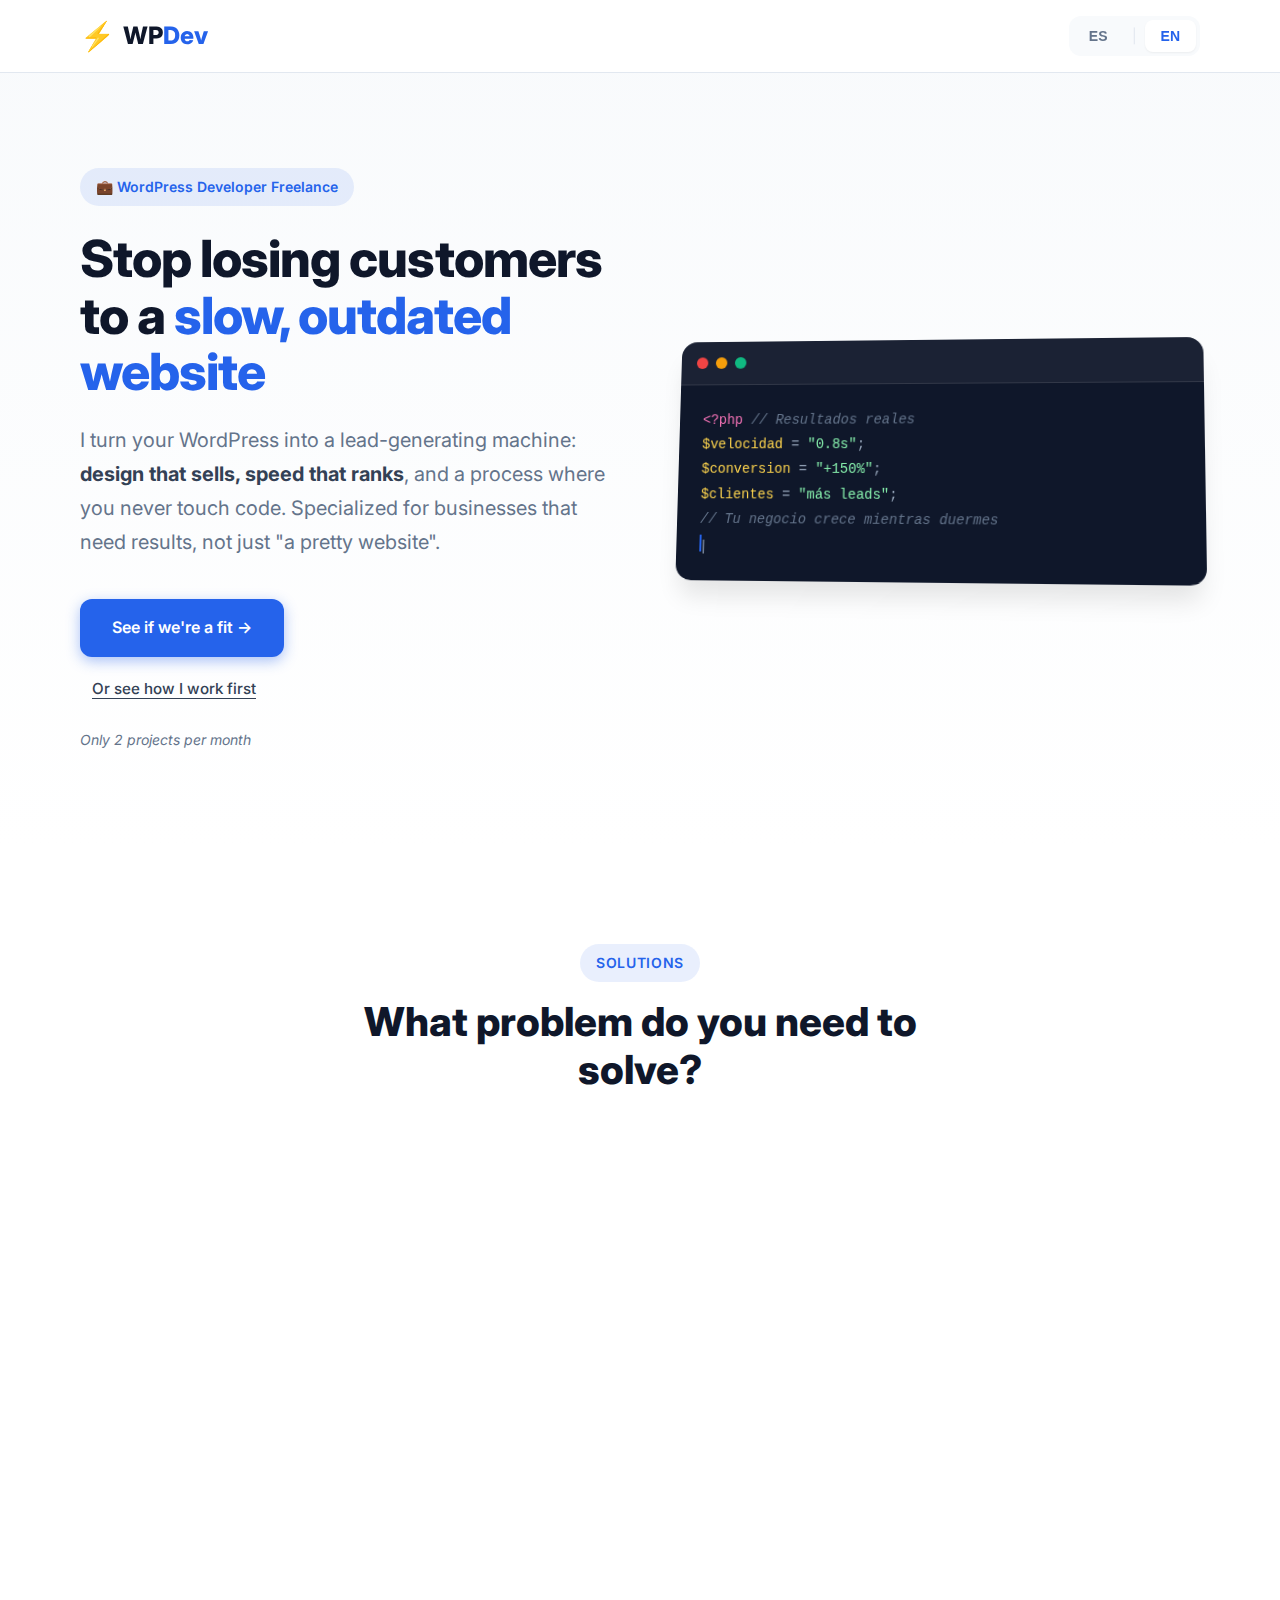
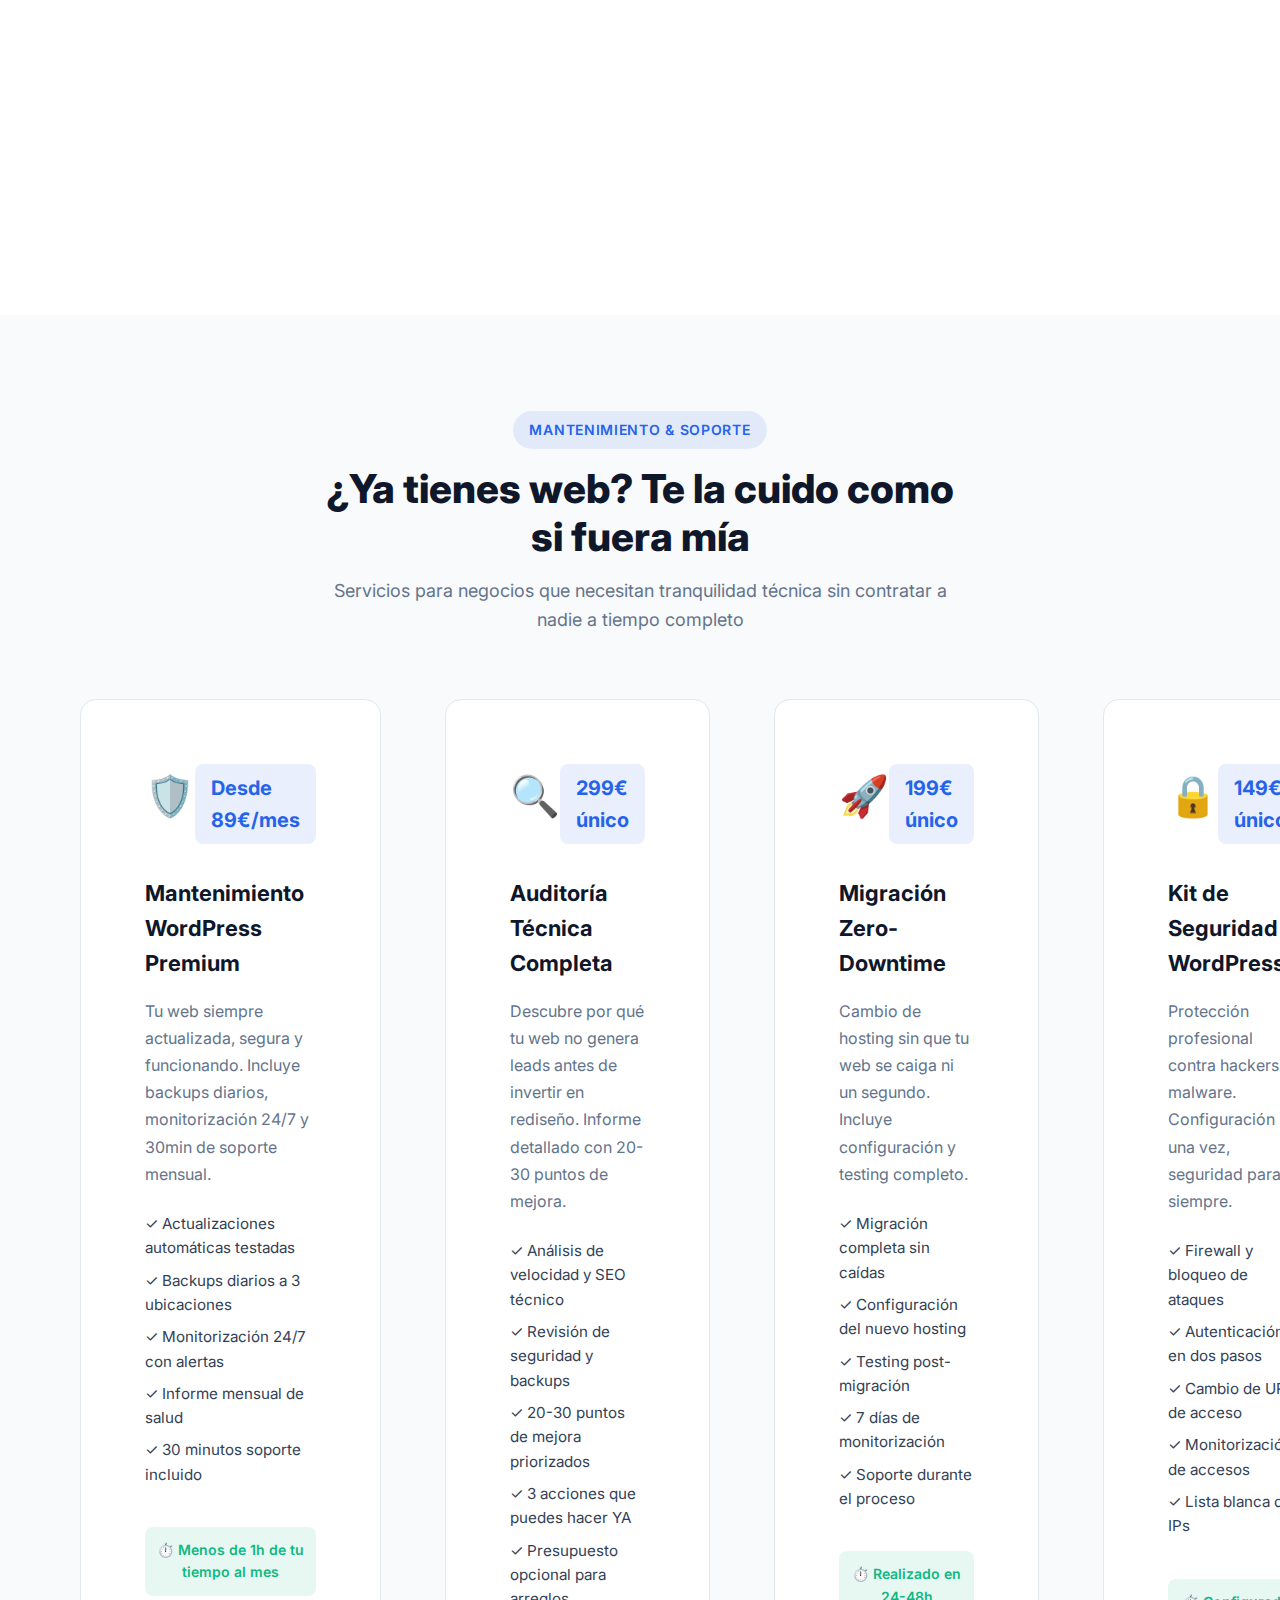
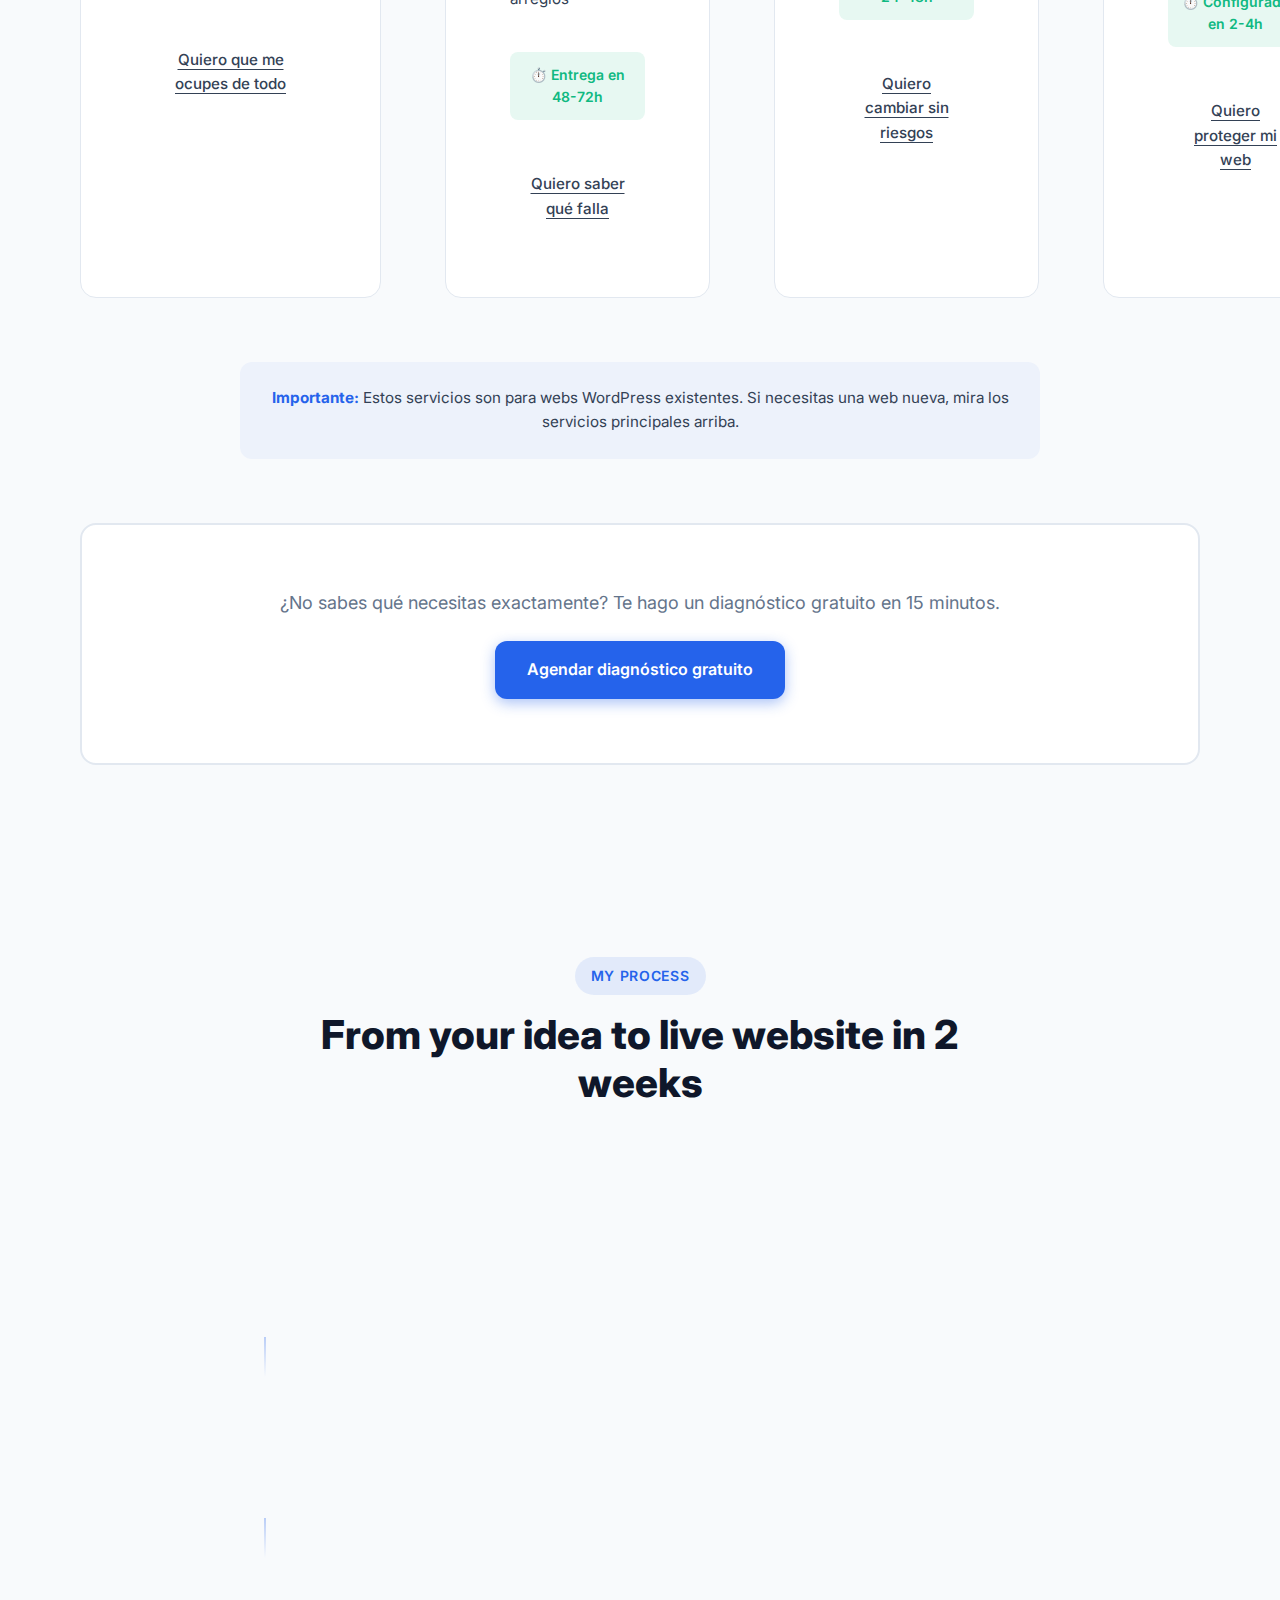
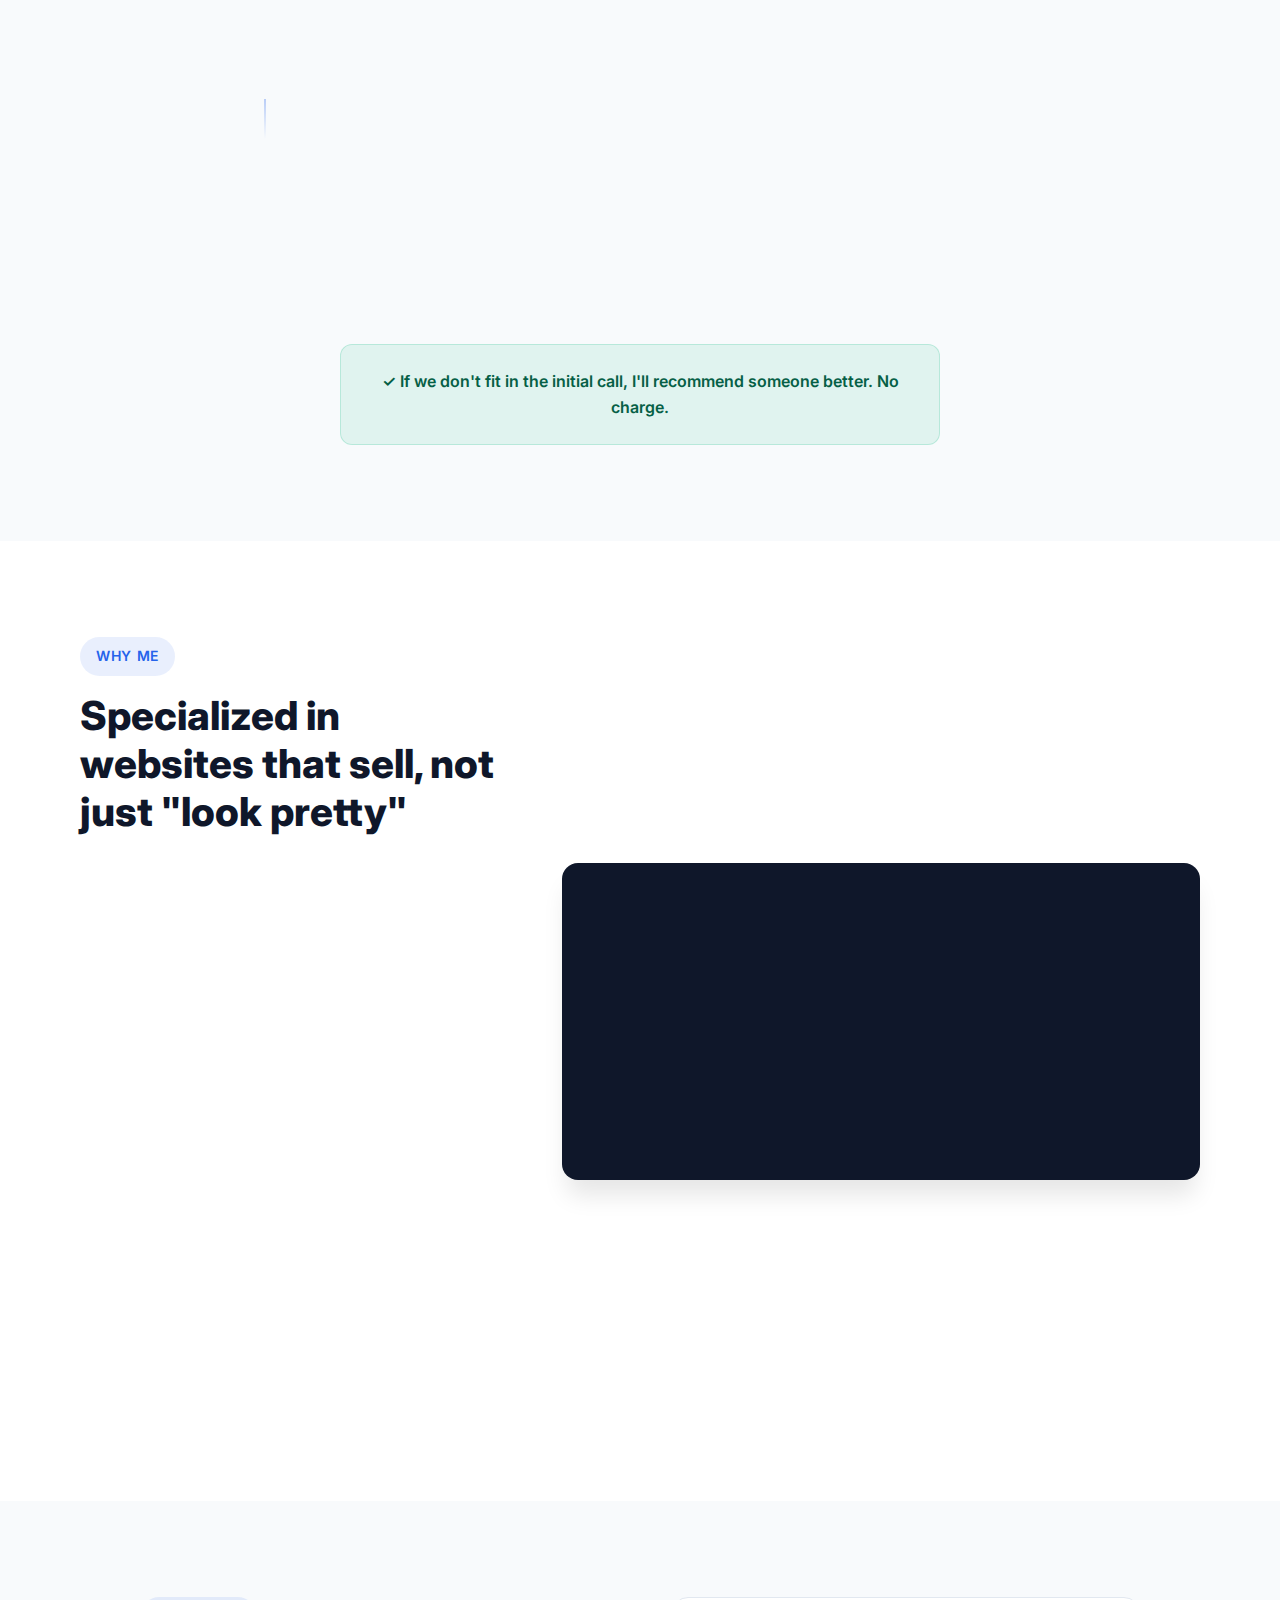
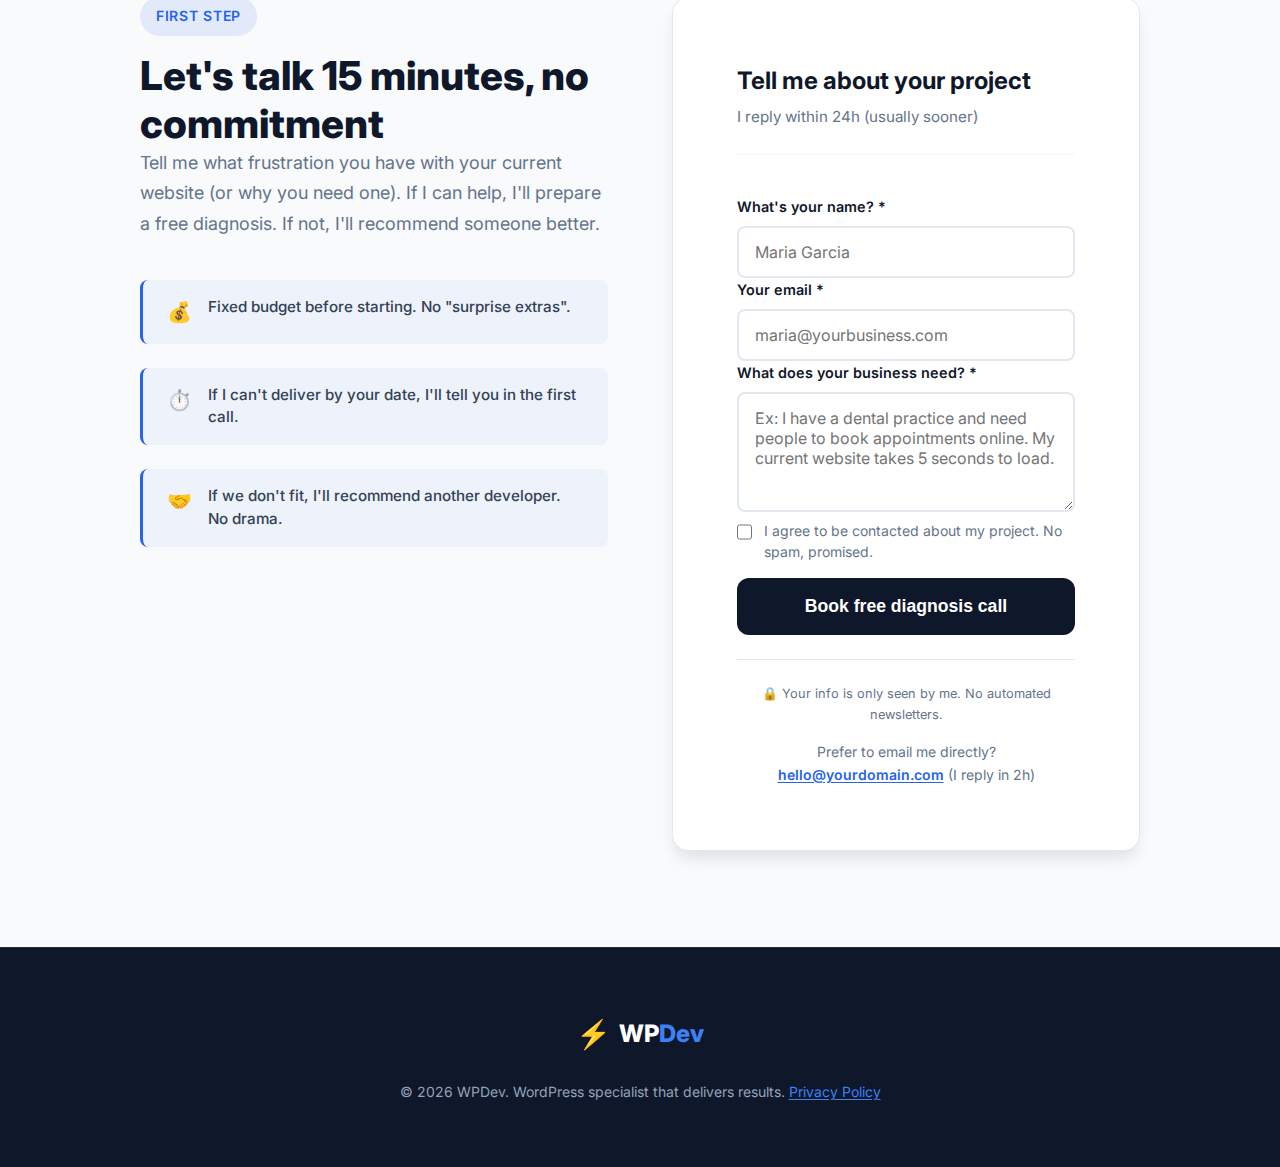
<file: index.html>
<!DOCTYPE html>
<html lang="es">

<head>
    <meta charset="UTF-8">
    <meta name="viewport" content="width=device-width, initial-scale=1.0">

    <!-- SEO Dinámico -->
    <title data-i18n="meta.title">Deja de perder clientes por una web lenta | WordPress Freelance</title>
    <meta name="description"
        content="Convierto tu WordPress en máquina de generar leads. Diseño que vende, velocidad que posiciona. Presupuesto fijo en 24h."
        data-i18n="meta.description">

    <!-- Open Graph -->
    <meta property="og:title" content="Deja de perder clientes por una web lenta | WordPress Freelance"
        data-i18n="og.title">
    <meta property="og:description"
        content="Web WordPress que genera consultas mientras duermes. Especializado en negocios que necesitan resultados."
        data-i18n="og.description">
    <meta property="og:type" content="website">
    <meta property="og:url" content="https://tudominio.netlify.app">
    <meta property="og:image" content="https://tudominio.netlify.app/og-image.jpg">

    <!-- Google Fonts -->
    <link rel="preconnect" href="https://fonts.googleapis.com">
    <link rel="preconnect" href="https://fonts.gstatic.com" crossorigin>
    <link href="https://fonts.googleapis.com/css2?family=Inter:wght@300;400;500;600;700;800&display=swap"
        rel="stylesheet">

    <!-- Estilos -->
    <link rel="stylesheet" href="styles.css">

    <!-- Favicon -->
    <link rel="icon" type="image/svg+xml"
        href="data:image/svg+xml,<svg xmlns='http://www.w3.org/2000/svg' viewBox='0 0 100 100'><text y='.9em' font-size='90'>🚀</text></svg>">
</head>

<body>
    <!-- Header -->
    <header class="header">
        <div class="container">
            <nav class="nav">
                <a href="#" class="logo">
                    <span class="logo-icon">⚡</span>
                    <span class="logo-text">WP<span>Dev</span></span>
                </a>

                <!-- Language Selector -->
                <div class="lang-selector">
                    <button class="lang-btn active" data-lang="es" aria-label="Español">ES</button>
                    <span class="lang-divider">|</span>
                    <button class="lang-btn" data-lang="en" aria-label="English">EN</button>
                </div>
            </nav>
        </div>
    </header>

    <main>
        <!-- Hero Section -->
        <section class="hero" id="inicio">
            <div class="container">
                <div class="hero-content">
                    <span class="hero-badge" data-i18n="hero.badge">💼 WordPress Developer Freelance</span>
                    <h1 class="hero-title" data-i18n="hero.title">
                        Deja de perder clientes por una web <span class="highlight">lenta y desactualizada</span>
                    </h1>
                    <p class="hero-subtitle" data-i18n="hero.subtitle">
                        Convierto tu WordPress en una máquina de generar leads: <strong>diseño que vende, velocidad que
                            posiciona</strong> y un proceso donde tú no tocas código. Especializado en negocios que
                        necesitan resultados, no solo "una web bonita".
                    </p>
                    <div class="hero-cta">
                        <a href="#contacto" class="btn btn-primary" data-i18n="hero.cta">
                            Ver si encajo con tu proyecto →
                        </a>
                        <a href="#proceso" class="btn btn-secondary" data-i18n="hero.cta.secondary">
                            O mira cómo trabajo primero
                        </a>
                        <span class="hero-note" data-i18n="hero.note">Solo 2 proyectos al mes</span>
                    </div>
                </div>
                <div class="hero-visual">
                    <div class="code-window">
                        <div class="code-header">
                            <span class="dot red"></span>
                            <span class="dot yellow"></span>
                            <span class="dot green"></span>
                        </div>
                        <div class="code-content">
                            <div class="code-line"><span class="code-tag">&lt;?php</span> <span class="code-comment">//
                                    Resultados reales</span></div>
                            <div class="code-line"><span class="code-variable">$velocidad</span> = <span
                                    class="code-string">"0.8s"</span>;</div>
                            <div class="code-line"><span class="code-variable">$conversion</span> = <span
                                    class="code-string">"+150%"</span>;</div>
                            <div class="code-line"><span class="code-variable">$clientes</span> = <span
                                    class="code-string">"más leads"</span>;</div>
                            <div class="code-line"><span class="code-comment">// Tu negocio crece mientras
                                    duermes</span></div>
                            <div class="code-line"><span class="code-cursor">|</span></div>
                        </div>
                    </div>
                </div>
            </div>
        </section>

        <!-- Servicios Principales -->
        <section class="services" id="servicios">
            <div class="container">
                <header class="section-header">
                    <span class="section-badge" data-i18n="services.badge">Soluciones</span>
                    <h2 class="section-title" data-i18n="services.title">¿Qué necesitas resolver?</h2>
                </header>

                <div class="services-grid">
                    <article class="service-card">
                        <div class="service-icon">🎯</div>
                        <h3 class="service-title" data-i18n="services.web.title">Web que genera consultas</h3>
                        <p class="service-desc" data-i18n="services.web.desc">
                            Web corporativa que trae clientes mientras duermes. Optimizada para móvil desde el minuto 1
                            porque el 70% de tu tráfico vendrá del móvil.
                        </p>
                    </article>

                    <article class="service-card">
                        <div class="service-icon">💎</div>
                        <h3 class="service-title" data-i18n="services.design.title">Diseño que convierte</h3>
                        <p class="service-desc" data-i18n="services.design.desc">
                            Diseño que guía al visitante a contactarte, no a admirar fotos. Cada botón, color y espacio
                            pensado para convertir visitantes en clientes.
                        </p>
                    </article>

                    <article class="service-card">
                        <div class="service-icon">🚀</div>
                        <h3 class="service-title" data-i18n="services.seo.title">Velocidad = posicionamiento</h3>
                        <p class="service-desc" data-i18n="services.seo.desc">
                            Google te encontrará por las palabras que buscan tus clientes. Velocidad de carga &lt;2s y
                            estructura técnica que mejora tu posicionamiento orgánico.
                        </p>
                    </article>

                    <article class="service-card">
                        <div class="service-icon">😴</div>
                        <h3 class="service-title" data-i18n="services.maintenance.title">Tú descansas, yo vigilo</h3>
                        <p class="service-desc" data-i18n="services.maintenance.desc">
                            Actualizaciones, copias de seguridad y soporte técnico gestionado por mí. Tú solo recibes un
                            email mensual: "Todo funciona perfecto".
                        </p>
                    </article>
                </div>
            </div>
        </section>

        <!-- Servicios Recurrentes NUEVOS -->
        <section class="services-recurrentes" id="servicios-recurrentes">
            <div class="container">
                <header class="section-header">
                    <span class="section-badge">Mantenimiento & Soporte</span>
                    <h2 class="section-title">¿Ya tienes web? Te la cuido como si fuera mía</h2>
                    <p class="section-subtitle">Servicios para negocios que necesitan tranquilidad técnica sin contratar
                        a nadie a tiempo completo</p>
                </header>

                <div class="services-recurrentes-grid">
                    <!-- Mantenimiento Premium -->
                    <article class="service-card-recurrente">
                        <div class="service-header">
                            <div class="service-icon">🛡️</div>
                            <div class="service-pricing">Desde 89€/mes</div>
                        </div>
                        <h3>Mantenimiento WordPress Premium</h3>
                        <p>Tu web siempre actualizada, segura y funcionando. Incluye backups diarios, monitorización
                            24/7 y 30min de soporte mensual.</p>
                        <ul class="service-features">
                            <li>✓ Actualizaciones automáticas testadas</li>
                            <li>✓ Backups diarios a 3 ubicaciones</li>
                            <li>✓ Monitorización 24/7 con alertas</li>
                            <li>✓ Informe mensual de salud</li>
                            <li>✓ 30 minutos soporte incluido</li>
                        </ul>
                        <div class="service-time">⏱️ Menos de 1h de tu tiempo al mes</div>
                        <a href="#contacto" class="btn btn-secondary">Quiero que me ocupes de todo</a>
                    </article>

                    <!-- Auditoría -->
                    <article class="service-card-recurrente">
                        <div class="service-header">
                            <div class="service-icon">🔍</div>
                            <div class="service-pricing">299€ único</div>
                        </div>
                        <h3>Auditoría Técnica Completa</h3>
                        <p>Descubre por qué tu web no genera leads antes de invertir en rediseño. Informe detallado con
                            20-30 puntos de mejora.</p>
                        <ul class="service-features">
                            <li>✓ Análisis de velocidad y SEO técnico</li>
                            <li>✓ Revisión de seguridad y backups</li>
                            <li>✓ 20-30 puntos de mejora priorizados</li>
                            <li>✓ 3 acciones que puedes hacer YA</li>
                            <li>✓ Presupuesto opcional para arreglos</li>
                        </ul>
                        <div class="service-time">⏱️ Entrega en 48-72h</div>
                        <a href="#contacto" class="btn btn-secondary">Quiero saber qué falla</a>
                    </article>

                    <!-- Migración -->
                    <article class="service-card-recurrente">
                        <div class="service-header">
                            <div class="service-icon">🚀</div>
                            <div class="service-pricing">199€ único</div>
                        </div>
                        <h3>Migración Zero-Downtime</h3>
                        <p>Cambio de hosting sin que tu web se caiga ni un segundo. Incluye configuración y testing
                            completo.</p>
                        <ul class="service-features">
                            <li>✓ Migración completa sin caídas</li>
                            <li>✓ Configuración del nuevo hosting</li>
                            <li>✓ Testing post-migración</li>
                            <li>✓ 7 días de monitorización</li>
                            <li>✓ Soporte durante el proceso</li>
                        </ul>
                        <div class="service-time">⏱️ Realizado en 24-48h</div>
                        <a href="#contacto" class="btn btn-secondary">Quiero cambiar sin riesgos</a>
                    </article>

                    <!-- Kit Seguridad -->
                    <article class="service-card-recurrente">
                        <div class="service-header">
                            <div class="service-icon">🔒</div>
                            <div class="service-pricing">149€ único</div>
                        </div>
                        <h3>Kit de Seguridad WordPress</h3>
                        <p>Protección profesional contra hackers y malware. Configuración una vez, seguridad para
                            siempre.</p>
                        <ul class="service-features">
                            <li>✓ Firewall y bloqueo de ataques</li>
                            <li>✓ Autenticación en dos pasos</li>
                            <li>✓ Cambio de URLs de acceso</li>
                            <li>✓ Monitorización de accesos</li>
                            <li>✓ Lista blanca de IPs</li>
                        </ul>
                        <div class="service-time">⏱️ Configurado en 2-4h</div>
                        <a href="#contacto" class="btn btn-secondary">Quiero proteger mi web</a>
                    </article>
                </div>

                <div class="services-note">
                    <p><strong>Importante:</strong> Estos servicios son para webs WordPress existentes. Si necesitas una
                        web nueva, mira los servicios principales arriba.</p>
                </div>

                <div class="recurrentes-cta">
                    <p class="cta-text">¿No sabes qué necesitas exactamente? Te hago un diagnóstico gratuito en 15
                        minutos.</p>
                    <a href="#contacto" class="btn btn-primary">Agendar diagnóstico gratuito</a>
                </div>
            </div>
        </section>

        <!-- Proceso -->
        <section class="process" id="proceso">
            <div class="container">
                <header class="section-header">
                    <span class="section-badge" data-i18n="process.badge">Cómo trabajo</span>
                    <h2 class="section-title" data-i18n="process.title">De tu idea a web funcionando en 2 semanas</h2>
                </header>

                <div class="process-steps">
                    <div class="step">
                        <div class="step-number">1</div>
                        <div class="step-content">
                            <h3 data-i18n="process.step1.title">Diagnóstico gratuito (15 min)</h3>
                            <p data-i18n="process.step1.desc">Hablamos de tu negocio, no de tecnología. Identifico qué
                                necesitas realmente y si encajamos.</p>
                        </div>
                    </div>

                    <div class="step-connector"></div>

                    <div class="step">
                        <div class="step-number">2</div>
                        <div class="step-content">
                            <h3 data-i18n="process.step2.title">Propuesta clara en 24h</h3>
                            <p data-i18n="process.step2.desc">Recibes presupuesto fijo, calendario de entregas y
                                ejemplos de diseño. Sin sorpresas ni "ya veremos".</p>
                        </div>
                    </div>

                    <div class="step-connector"></div>

                    <div class="step">
                        <div class="step-number">3</div>
                        <div class="step-content">
                            <h3 data-i18n="process.step3.title">Desarrollo con feedback</h3>
                            <p data-i18n="process.step3.desc">Revisión cada 3 días. Tú ves avances reales, no esperas 2
                                meses a ver algo.</p>
                        </div>
                    </div>

                    <div class="step-connector"></div>

                    <div class="step">
                        <div class="step-number">4</div>
                        <div class="step-content">
                            <h3 data-i18n="process.step4.title">Lanzamiento + garantía</h3>
                            <p data-i18n="process.step4.desc">Web online, formación básica y 30 días de ajustes
                                incluidos. Duermo tranquilo si tú duermes tranquilo.</p>
                        </div>
                    </div>
                </div>

                <div class="process-guarantee">
                    <span data-i18n="process.guarantee">✓ Si no encajamos en la llamada inicial, te recomiendo a alguien
                        mejor. Sin coste.</span>
                </div>
            </div>
        </section>

        <!-- Por qué elegirme -->
        <section class="why-me" id="por-que-yo">
            <div class="container">
                <div class="why-me-grid">
                    <div class="why-me-content">
                        <span class="section-badge" data-i18n="why.badge">Por qué yo</span>
                        <h2 class="section-title" data-i18n="why.title">Especializado en webs que venden, no en webs que
                            "quedan bonitas"</h2>

                        <ul class="benefits-list">
                            <li class="benefit-item">
                                <div class="benefit-icon">🎯</div>
                                <div class="benefit-text">
                                    <h3 data-i18n="why.results.title">Mejor conversión, no solo tráfico</h3>
                                    <p data-i18n="why.results.desc">Una web rápida sin estrategia es un coche rápido sin
                                        rumbo. Diseño cada página para que el visitante haga clic en "contactar", no
                                        solo para que te admiren.</p>
                                </div>
                            </li>
                            <li class="benefit-item">
                                <div class="benefit-icon">⚡</div>
                                <div class="benefit-text">
                                    <h3 data-i18n="why.speed.title">Velocidad que Google premia</h3>
                                    <p data-i18n="why.speed.desc">90+ en Core Web Vitals garantizado. Tu web carga en
                                        menos de 2 segundos o no cobro el proyecto.</p>
                                </div>
                            </li>
                            <li class="benefit-item">
                                <div class="benefit-icon">💬</div>
                                <div class="benefit-text">
                                    <h3 data-i18n="why.communication.title">Hablas conmigo, no con un "equipo"</h3>
                                    <p data-i18n="why.communication.desc">Soy desarrollador, no agencia. WhatsApp
                                        directo, respuesta en horas, cero burocracia. Si tengo dudas te pregunto, no
                                        asumo.</p>
                                </div>
                            </li>
                        </ul>
                    </div>

                    <div class="why-me-visual">
                        <div class="stats-card">
                            <div class="stat">
                                <span class="stat-number">50+</span>
                                <span class="stat-label" data-i18n="stats.projects">Webs generando leads</span>
                            </div>
                            <div class="stat">
                                <span class="stat-number">0</span>
                                <span class="stat-label" data-i18n="stats.satisfaction">Proyectos abandonados</span>
                            </div>
                            <div class="stat">
                                <span class="stat-number">2h</span>
                                <span class="stat-label" data-i18n="stats.response">Tiempo medio de respuesta</span>
                            </div>
                        </div>
                    </div>
                </div>
            </div>
        </section>

        <!-- Contacto -->
        <section class="contact" id="contacto">
            <div class="container">
                <div class="contact-wrapper">
                    <div class="contact-info">
                        <span class="section-badge" data-i18n="contact.badge">Primer paso</span>
                        <h2 class="section-title" data-i18n="contact.title">Hablemos 15 minutos sin compromiso</h2>
                        <p class="contact-desc" data-i18n="contact.desc">
                            Cuéntame qué frustración tienes con tu web actual (o por qué necesitas una). Si veo que
                            puedo ayudarte, te preparo diagnóstico gratuito. Si no, te recomiendo a alguien mejor.
                        </p>

                        <div class="contact-objections">
                            <div class="objection handled">
                                <span class="obj-icon">💰</span>
                                <p data-i18n="contact.obj1">Presupuesto fijo antes de empezar. Sin "extras sorpresa".
                                </p>
                            </div>
                            <div class="objection handled">
                                <span class="obj-icon">⏱️</span>
                                <p data-i18n="contact.obj2">Si no puedo entregar en tu fecha, te lo digo en la primera
                                    llamada.</p>
                            </div>
                            <div class="objection handled">
                                <span class="obj-icon">🤝</span>
                                <p data-i18n="contact.obj3">Si no encajamos, te recomiendo a otro desarrollador. Sin
                                    drama.</p>
                            </div>
                        </div>
                    </div>

                    <div class="contact-form-wrapper">
                        <div class="form-header">
                            <h3 data-i18n="form.title">Cuéntame tu proyecto</h3>
                            <p class="form-subtitle" data-i18n="form.subtitle">Respondo en 24h (normalmente antes)</p>
                        </div>
                        <form name="contacto" method="POST" data-netlify="true" data-netlify-honeypot="bot-field">
                            <input type="hidden" name="form-name" value="contacto">
                            <input type="hidden" name="language" id="form-language" value="es">

                            <p class="hidden">
                                <label>
                                    No llenar esto si eres humano: <input name="bot-field" />
                                </label>
                            </p>

                            <div class="form-group">
                                <label for="nombre" data-i18n="form.name">¿Cómo te llamas? *</label>
                                <input type="text" id="nombre" name="nombre" required placeholder="María García"
                                    data-i18n-placeholder="form.namePlaceholder">
                            </div>

                            <div class="form-group">
                                <label for="email" data-i18n="form.email">Tu email *</label>
                                <input type="email" id="email" name="email" required placeholder="maria@tunegocio.com"
                                    data-i18n-placeholder="form.emailPlaceholder">
                            </div>

                            <div class="form-group">
                                <label for="mensaje" data-i18n="form.message">¿Qué necesita tu negocio? *</label>
                                <textarea id="mensaje" name="mensaje" rows="4" required
                                    placeholder="Ej: Tengo una consulta dental y necesito que la gente pueda pedir cita online. Mi web actual tarda 5 segundos en cargar."
                                    data-i18n-placeholder="form.messagePlaceholder"></textarea>
                            </div>

                            <div class="form-consent">
                                <input type="checkbox" id="consent" name="consent" required>
                                <label for="consent" data-i18n="form.consent">
                                    Acepto que me contactes sobre mi proyecto. No spam, prometido.
                                </label>
                            </div>

                            <button type="submit" class="btn btn-submit">
                                <span data-i18n="form.submit">Pedir cita de diagnóstico gratis</span>
                            </button>

                            <p class="form-security" data-i18n="form.security">
                                🔒 Tu información solo la veo yo. Nada de newsletters automáticos.
                            </p>

                            <p class="micro-conversion" data-i18n="form.micro">
                                ¿Prefieres escribirme directo? <a
                                    href="mailto:ajimenezal01@gmail.com">ajimenezal01@gmail.com</a> (respondo en 2h)
                            </p>
                        </form>

                    </div>
                </div>
            </div>
        </section>
    </main>

    <!-- Footer -->
    <footer class="footer">
        <div class="container">
            <div class="footer-content">
                <div class="footer-brand">
                    <span class="logo-icon">⚡</span>
                    <span class="logo-text">WP<span>Dev</span></span>
                </div>

                <div class="footer-legal">
                    <p data-i18n="footer.legal">
                        © <span id="year"></span> WPDev. Especialista en WordPress que genera resultados.
                        <a href="mailto:ajimenezal01@gmail.com">ajimenezal01@gmail.com</a>
                    </p>
                </div>
            </div>
        </div>
    </footer>

    <!-- JavaScript -->
    <script src="script.js"></script>
</body>

</html>
</file>
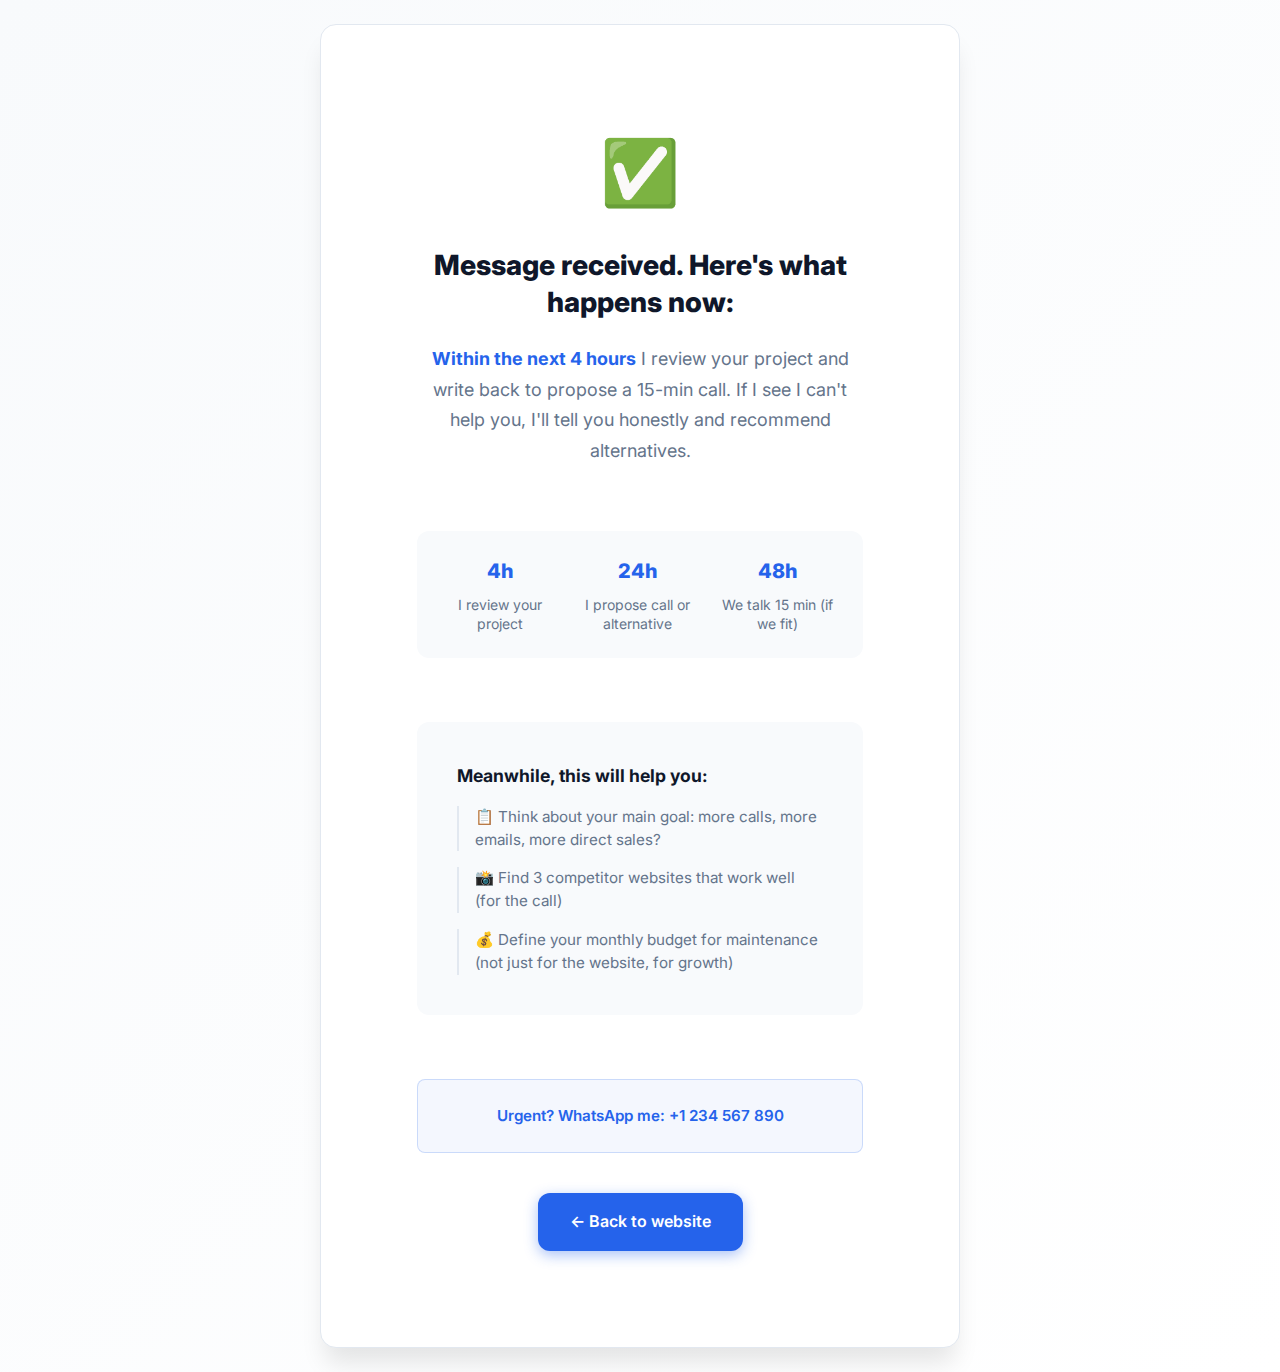
<file: thank-you.html>
<!DOCTYPE html>
<html lang="es">

<head>
    <meta charset="UTF-8">
    <meta name="viewport" content="width=device-width, initial-scale=1.0">
    <title data-i18n="thanks.meta.title">Mensaje recibido | WPDev</title>
    <meta name="description" content="He recibido tu mensaje. Esto es lo que pasa ahora." data-i18n="thanks.meta.desc">

    <link rel="preconnect" href="https://fonts.googleapis.com">
    <link rel="preconnect" href="https://fonts.gstatic.com" crossorigin>
    <link href="https://fonts.googleapis.com/css2?family=Inter:wght@300;400;500;600;700&display=swap" rel="stylesheet">

    <link rel="stylesheet" href="styles.css">
    <link rel="icon" type="image/svg+xml"
        href="data:image/svg+xml,<svg xmlns='http://www.w3.org/2000/svg' viewBox='0 0 100 100'><text y='.9em' font-size='90'>🚀</text></svg>">
</head>

<body class="page-thanks">
    <div class="thanks-container">
        <div class="thanks-card">
            <div class="thanks-icon">✅</div>
            <h1 class="thanks-title" data-i18n="thanks.title">Mensaje recibido. Esto pasa ahora:</h1>
            <p class="thanks-message" data-i18n="thanks.message">
                <strong>En las próximas 4 horas</strong> reviso tu proyecto y te escribo para proponerte una llamada de
                15 minutos. Si veo que no puedo ayudarte, te lo digo honestamente y te recomiendo alternativas.
            </p>

            <div class="timeline">
                <div class="timeline-item">
                    <span class="time">4h</span>
                    <span class="action" data-i18n="thanks.time1">Reviso tu proyecto</span>
                </div>
                <div class="timeline-item">
                    <span class="time">24h</span>
                    <span class="action" data-i18n="thanks.time2">Te propongo llamada o alternativa</span>
                </div>
                <div class="timeline-item">
                    <span class="time">48h</span>
                    <span class="action" data-i18n="thanks.time3">Hablamos 15 min (si encajamos)</span>
                </div>
            </div>

            <div class="thanks-next">
                <p class="thanks-subtitle" data-i18n="thanks.next">Mientras tanto, esto te ayuda:</p>
                <ul class="thanks-list">
                    <li data-i18n="thanks.item1">📋 Piensa en tu objetivo principal: ¿más llamadas, más emails, más
                        ventas directas?</li>
                    <li data-i18n="thanks.item2">📸 Busca 3 webs de tu competencia que funcionen bien (para la llamada)
                    </li>
                    <li data-i18n="thanks.item3">💰 Define tu presupuesto mensual para mantenimiento (no solo para la
                        web, para el crecimiento)</li>
                </ul>
            </div>

            <div class="thanks-urgency">
                <p data-i18n="thanks.urgency">¿Urgente? Escríbeme por WhatsApp: +34 600 000 000</p>
            </div>

            <a href="/" class="btn btn-primary" data-i18n="thanks.back">
                ← Volver a la web
            </a>
        </div>
    </div>

    <script src="script.js"></script>
</body>

</html>
</file>
<file: styles.css>
/* ========================================
   VARIABLES Y RESET
   ======================================== */
:root {
    /* Colores */
    --color-primary: #2563eb;
    --color-primary-dark: #1d4ed8;
    --color-primary-light: #3b82f6;
    --color-secondary: #0f172a;
    --color-text: #334155;
    --color-text-light: #64748b;
    --color-bg: #ffffff;
    --color-bg-alt: #f8fafc;
    --color-border: #e2e8f0;
    --color-success: #10b981;

    /* Tipografía */
    --font-main: 'Inter', -apple-system, BlinkMacSystemFont, sans-serif;

    /* Espaciado */
    --space-xs: 0.5rem;
    --space-sm: 1rem;
    --space-md: 1.5rem;
    --space-lg: 2.5rem;
    --space-xl: 4rem;
    --space-2xl: 6rem;

    /* Sombras */
    --shadow-sm: 0 1px 2px 0 rgb(0 0 0 / 0.05);
    --shadow-md: 0 4px 6px -1px rgb(0 0 0 / 0.1);
    --shadow-lg: 0 10px 15px -3px rgb(0 0 0 / 0.1);
    --shadow-xl: 0 20px 25px -5px rgb(0 0 0 / 0.1);

    /* Bordes */
    --radius-sm: 0.375rem;
    --radius-md: 0.5rem;
    --radius-lg: 0.75rem;
    --radius-xl: 1rem;

    /* Transiciones */
    --transition-fast: 150ms ease;
    --transition-base: 250ms ease;
    --transition-slow: 350ms ease;
}

/* Reset */
*,
*::before,
*::after {
    box-sizing: border-box;
    margin: 0;
    padding: 0;
}

html {
    scroll-behavior: smooth;
    font-size: 16px;
}

body {
    font-family: var(--font-main);
    line-height: 1.6;
    color: var(--color-text);
    background-color: var(--color-bg);
    -webkit-font-smoothing: antialiased;
}

img {
    max-width: 100%;
    height: auto;
    display: block;
}

a {
    color: inherit;
    text-decoration: none;
}

ul {
    list-style: none;
}

/* ========================================
   UTILIDADES
   ======================================== */
.container {
    width: 100%;
    max-width: 1200px;
    margin: 0 auto;
    padding: 0 var(--space-md);
}

.hidden {
    display: none !important;
}

.highlight {
    color: var(--color-primary);
    position: relative;
    font-weight: 800;
}

.highlight::after {
    content: '';
    position: absolute;
    bottom: 2px;
    left: 0;
    width: 100%;
    height: 30%;
    background-color: rgba(37, 99, 235, 0.15);
    z-index: -1;
    transform: skewX(-12deg);
}

/* ========================================
   HEADER
   ======================================== */
.header {
    position: fixed;
    top: 0;
    left: 0;
    right: 0;
    background-color: rgba(255, 255, 255, 0.95);
    backdrop-filter: blur(10px);
    border-bottom: 1px solid var(--color-border);
    z-index: 1000;
    transition: box-shadow var(--transition-base);
}

.header.scrolled {
    box-shadow: var(--shadow-md);
}

.nav {
    display: flex;
    justify-content: space-between;
    align-items: center;
    height: 72px;
}

.logo {
    display: flex;
    align-items: center;
    gap: var(--space-xs);
    font-weight: 800;
    font-size: 1.5rem;
    color: var(--color-secondary);
    transition: transform var(--transition-fast);
}

.logo:hover {
    transform: scale(1.02);
}

.logo-icon {
    font-size: 1.75rem;
}

.logo-text span {
    color: var(--color-primary);
}

/* Language Selector */
.lang-selector {
    display: flex;
    align-items: center;
    gap: var(--space-xs);
    background-color: var(--color-bg-alt);
    padding: 0.25rem;
    border-radius: var(--radius-lg);
}

.lang-btn {
    padding: 0.5rem 1rem;
    border: none;
    background: transparent;
    color: var(--color-text-light);
    font-weight: 600;
    font-size: 0.875rem;
    cursor: pointer;
    border-radius: var(--radius-md);
    transition: all var(--transition-fast);
}

.lang-btn:hover {
    color: var(--color-text);
}

.lang-btn.active {
    background-color: var(--color-bg);
    color: var(--color-primary);
    box-shadow: var(--shadow-sm);
}

.lang-divider {
    color: var(--color-border);
    font-size: 0.875rem;
}

/* ========================================
   BOTONES
   ======================================== */
.btn {
    display: inline-flex;
    align-items: center;
    justify-content: center;
    gap: var(--space-xs);
    padding: 1rem 2rem;
    font-weight: 600;
    font-size: 1rem;
    border-radius: var(--radius-lg);
    border: none;
    cursor: pointer;
    transition: all var(--transition-base);
    text-align: center;
}

.btn-primary {
    background-color: var(--color-primary);
    color: white;
    box-shadow: 0 4px 14px 0 rgba(37, 99, 235, 0.39);
}

.btn-primary:hover {
    background-color: var(--color-primary-dark);
    transform: translateY(-2px);
    box-shadow: 0 6px 20px rgba(37, 99, 235, 0.23);
}

.btn-secondary {
    background-color: transparent;
    color: var(--color-text);
    text-decoration: underline;
    text-underline-offset: 4px;
    padding: 0.75rem;
    font-weight: 500;
    font-size: 0.95rem;
}

.btn-secondary:hover {
    color: var(--color-primary);
}

.btn-icon {
    width: 1.25rem;
    height: 1.25rem;
    transition: transform var(--transition-base);
}

.btn-primary:hover .btn-icon {
    transform: translateX(4px);
}

.btn-submit {
    width: 100%;
    background-color: var(--color-secondary);
    color: white;
    margin-top: var(--space-sm);
    font-size: 1.1rem;
    padding: 1.125rem;
}

.btn-submit:hover {
    background-color: #1e293b;
    transform: translateY(-2px);
}

/* ========================================
   HERO SECTION
   ======================================== */
.hero {
    padding: calc(72px + var(--space-2xl)) 0 var(--space-2xl);
    background: linear-gradient(180deg, var(--color-bg-alt) 0%, var(--color-bg) 100%);
    overflow: hidden;
}

.hero .container {
    display: grid;
    grid-template-columns: 1fr;
    gap: var(--space-xl);
    align-items: center;
}

.hero-content {
    max-width: 640px;
}

.hero-badge {
    display: inline-block;
    padding: 0.5rem 1rem;
    background-color: rgba(37, 99, 235, 0.1);
    color: var(--color-primary);
    font-size: 0.875rem;
    font-weight: 600;
    border-radius: 2rem;
    margin-bottom: var(--space-md);
    animation: fadeInUp 0.6s ease;
}

.hero-title {
    font-size: clamp(2.25rem, 5vw, 3.5rem);
    font-weight: 800;
    line-height: 1.1;
    color: var(--color-secondary);
    margin-bottom: var(--space-md);
    letter-spacing: -0.02em;
    animation: fadeInUp 0.6s ease 0.1s both;
}

.hero-subtitle {
    font-size: 1.25rem;
    color: var(--color-text-light);
    margin-bottom: var(--space-lg);
    line-height: 1.7;
    animation: fadeInUp 0.6s ease 0.2s both;
}

.hero-subtitle strong {
    color: var(--color-text);
    font-weight: 700;
}

.hero-cta {
    display: flex;
    flex-direction: column;
    gap: var(--space-xs);
    align-items: flex-start;
    animation: fadeInUp 0.6s ease 0.3s both;
}

.hero-note {
    font-size: 0.875rem;
    color: var(--color-text-light);
    margin-top: var(--space-xs);
    font-style: italic;
}

/* Code Window Visual */
.hero-visual {
    display: none;
}

.code-window {
    background-color: var(--color-secondary);
    border-radius: var(--radius-xl);
    overflow: hidden;
    box-shadow: var(--shadow-xl);
    transform: perspective(1000px) rotateY(-5deg) rotateX(5deg);
    transition: transform var(--transition-slow);
    animation: float 6s ease-in-out infinite;
}

.code-window:hover {
    transform: perspective(1000px) rotateY(0deg) rotateX(0deg);
}

.code-header {
    display: flex;
    gap: 0.5rem;
    padding: 1rem;
    background-color: rgba(255, 255, 255, 0.05);
    border-bottom: 1px solid rgba(255, 255, 255, 0.1);
}

.dot {
    width: 12px;
    height: 12px;
    border-radius: 50%;
}

.dot.red {
    background-color: #ef4444;
}

.dot.yellow {
    background-color: #f59e0b;
}

.dot.green {
    background-color: #10b981;
}

.code-content {
    padding: 1.5rem;
    font-family: 'Monaco', 'Consolas', monospace;
    font-size: 0.875rem;
    line-height: 1.8;
}

.code-line {
    color: #94a3b8;
}

.code-tag {
    color: #f472b6;
}

.code-keyword {
    color: #c084fc;
}

.code-function {
    color: #60a5fa;
}

.code-variable {
    color: #fcd34d;
}

.code-string {
    color: #86efac;
}

.code-comment {
    color: #64748b;
    font-style: italic;
}

.code-cursor {
    display: inline-block;
    width: 2px;
    height: 1.2em;
    background-color: var(--color-primary);
    animation: blink 1s step-end infinite;
    vertical-align: text-bottom;
}

@keyframes blink {
    50% {
        opacity: 0;
    }
}

@keyframes float {

    0%,
    100% {
        transform: perspective(1000px) rotateY(-5deg) rotateX(5deg) translateY(0);
    }

    50% {
        transform: perspective(1000px) rotateY(-5deg) rotateX(5deg) translateY(-10px);
    }
}

/* ========================================
   SECCIONES COMUNES
   ======================================== */
section {
    padding: var(--space-2xl) 0;
}

.section-header {
    text-align: center;
    max-width: 640px;
    margin: 0 auto var(--space-xl);
}

.section-badge {
    display: inline-block;
    padding: 0.5rem 1rem;
    background-color: rgba(37, 99, 235, 0.1);
    color: var(--color-primary);
    font-size: 0.875rem;
    font-weight: 600;
    border-radius: 2rem;
    margin-bottom: var(--space-sm);
    text-transform: uppercase;
    letter-spacing: 0.05em;
}

.section-title {
    font-size: clamp(1.75rem, 4vw, 2.5rem);
    font-weight: 800;
    color: var(--color-secondary);
    line-height: 1.2;
}

.section-subtitle {
    color: var(--color-text-light);
    font-size: 1.125rem;
    margin-top: var(--space-sm);
    line-height: 1.6;
}

/* ========================================
   SERVICIOS PRINCIPALES
   ======================================== */
.services {
    background-color: var(--color-bg);
}

.services-grid {
    display: grid;
    grid-template-columns: 1fr;
    gap: var(--space-lg);
}

.service-card {
    padding: var(--space-xl);
    background-color: var(--color-bg-alt);
    border-radius: var(--radius-xl);
    border: 1px solid var(--color-border);
    transition: all var(--transition-base);
    position: relative;
    overflow: hidden;
}

.service-card::before {
    content: '';
    position: absolute;
    top: 0;
    left: 0;
    width: 100%;
    height: 4px;
    background: linear-gradient(90deg, var(--color-primary), var(--color-primary-light));
    transform: scaleX(0);
    transform-origin: left;
    transition: transform var(--transition-base);
}

.service-card:hover {
    transform: translateY(-4px);
    box-shadow: var(--shadow-lg);
    border-color: var(--color-primary);
}

.service-card:hover::before {
    transform: scaleX(1);
}

.service-icon {
    font-size: 2.5rem;
    margin-bottom: var(--space-md);
    display: inline-block;
    transition: transform var(--transition-base);
}

.service-card:hover .service-icon {
    transform: scale(1.1);
}

.service-title {
    font-size: 1.25rem;
    font-weight: 700;
    color: var(--color-secondary);
    margin-bottom: var(--space-sm);
}

.service-desc {
    color: var(--color-text-light);
    line-height: 1.7;
}

/* ========================================
   SERVICIOS RECURRENTES (NUEVO)
   ======================================== */
.services-recurrentes {
    background-color: var(--color-bg-alt);
    padding: var(--space-2xl) 0;
}

.services-recurrentes-grid {
    display: grid;
    grid-template-columns: 1fr;
    gap: var(--space-xl);
    max-width: 1200px;
    margin: 0 auto;
}

.service-card-recurrente {
    background-color: var(--color-bg);
    padding: var(--space-xl);
    border-radius: var(--radius-xl);
    border: 1px solid var(--color-border);
    transition: all var(--transition-base);
    position: relative;
}

.service-card-recurrente:hover {
    transform: translateY(-4px);
    box-shadow: var(--shadow-lg);
    border-color: var(--color-primary);
}

.service-header {
    display: flex;
    justify-content: space-between;
    align-items: flex-start;
    margin-bottom: var(--space-md);
}

.service-pricing {
    font-weight: 700;
    color: var(--color-primary);
    font-size: 1.25rem;
    background-color: rgba(37, 99, 235, 0.1);
    padding: 0.5rem 1rem;
    border-radius: var(--radius-md);
}

.service-card-recurrente h3 {
    font-size: 1.375rem;
    font-weight: 700;
    color: var(--color-secondary);
    margin-bottom: var(--space-sm);
}

.service-card-recurrente p {
    color: var(--color-text-light);
    line-height: 1.7;
    margin-bottom: var(--space-md);
}

.service-features {
    list-style: none;
    margin-bottom: var(--space-lg);
}

.service-features li {
    color: var(--color-text);
    font-size: 0.95rem;
    margin-bottom: 0.5rem;
    display: flex;
    align-items: center;
    gap: 0.5rem;
}

.service-time {
    color: var(--color-success);
    font-weight: 600;
    font-size: 0.875rem;
    margin-bottom: var(--space-lg);
    padding: 0.75rem;
    background-color: rgba(16, 185, 129, 0.1);
    border-radius: var(--radius-md);
    text-align: center;
}

.services-note {
    text-align: center;
    margin-top: var(--space-xl);
    padding: var(--space-md);
    background-color: rgba(37, 99, 235, 0.05);
    border-radius: var(--radius-lg);
    max-width: 800px;
    margin-left: auto;
    margin-right: auto;
}

.services-note p {
    color: var(--color-text);
    margin: 0;
    font-size: 0.95rem;
}

.services-note strong {
    color: var(--color-primary);
}

.recurrentes-cta {
    text-align: center;
    margin-top: var(--space-xl);
    padding: var(--space-xl);
    background-color: var(--color-bg);
    border-radius: var(--radius-xl);
    border: 2px solid var(--color-border);
}

.cta-text {
    font-size: 1.125rem;
    color: var(--color-text-light);
    margin-bottom: var(--space-md);
}

/* ========================================
   PROCESO
   ======================================== */
.process {
    background-color: var(--color-bg-alt);
}

.process-steps {
    display: flex;
    flex-direction: column;
    gap: 0;
    max-width: 800px;
    margin: 0 auto var(--space-xl);
}

.step {
    display: flex;
    gap: var(--space-md);
    align-items: flex-start;
    padding: var(--space-lg);
    background-color: var(--color-bg);
    border-radius: var(--radius-lg);
    border: 1px solid var(--color-border);
    transition: all var(--transition-base);
    position: relative;
}

.step:hover {
    transform: translateX(8px);
    border-color: var(--color-primary);
    box-shadow: var(--shadow-md);
}

.step-number {
    width: 48px;
    height: 48px;
    background: linear-gradient(135deg, var(--color-primary), var(--color-primary-light));
    color: white;
    border-radius: 50%;
    display: flex;
    align-items: center;
    justify-content: center;
    font-weight: 800;
    flex-shrink: 0;
    font-size: 1.25rem;
    box-shadow: 0 4px 12px rgba(37, 99, 235, 0.3);
}

.step-content h3 {
    font-size: 1.125rem;
    font-weight: 700;
    color: var(--color-secondary);
    margin-bottom: 0.375rem;
}

.step-content p {
    color: var(--color-text-light);
    font-size: 0.95rem;
    line-height: 1.6;
}

.step-connector {
    width: 2px;
    height: 40px;
    background: linear-gradient(to bottom, var(--color-primary), transparent);
    margin-left: 24px;
    opacity: 0.3;
}

.process-guarantee {
    text-align: center;
    padding: var(--space-md) var(--space-lg);
    background-color: rgba(16, 185, 129, 0.1);
    color: #065f46;
    border-radius: var(--radius-lg);
    font-weight: 600;
    max-width: 600px;
    margin: 0 auto;
    border: 1px solid rgba(16, 185, 129, 0.2);
}

/* ========================================
   POR QUÉ ELEGIRME
   ======================================== */
.why-me {
    background-color: var(--color-bg);
}

.why-me-grid {
    display: grid;
    grid-template-columns: 1fr;
    gap: var(--space-xl);
    align-items: center;
}

.why-me-content .section-header {
    text-align: left;
    margin-left: 0;
    margin-bottom: var(--space-lg);
}

.benefits-list {
    display: flex;
    flex-direction: column;
    gap: var(--space-md);
}

.benefit-item {
    display: flex;
    gap: var(--space-md);
    padding: var(--space-md);
    background-color: var(--color-bg-alt);
    border-radius: var(--radius-lg);
    border: 1px solid var(--color-border);
    transition: all var(--transition-base);
}

.benefit-item:hover {
    box-shadow: var(--shadow-md);
    transform: translateX(8px);
    border-color: var(--color-primary);
}

.benefit-icon {
    font-size: 1.75rem;
    flex-shrink: 0;
    width: 56px;
    height: 56px;
    display: flex;
    align-items: center;
    justify-content: center;
    background-color: rgba(37, 99, 235, 0.1);
    border-radius: var(--radius-lg);
}

.benefit-text h3 {
    font-size: 1.125rem;
    font-weight: 700;
    color: var(--color-secondary);
    margin-bottom: 0.375rem;
}

.benefit-text p {
    color: var(--color-text-light);
    font-size: 0.95rem;
    line-height: 1.6;
}

/* Stats Card */
.stats-card {
    background-color: var(--color-secondary);
    color: white;
    padding: var(--space-xl);
    border-radius: var(--radius-xl);
    display: flex;
    flex-direction: column;
    gap: var(--space-lg);
    box-shadow: var(--shadow-xl);
}

.stat {
    text-align: center;
    padding: var(--space-md);
    border-bottom: 1px solid rgba(255, 255, 255, 0.1);
}

.stat:last-child {
    border-bottom: none;
}

.stat-number {
    display: block;
    font-size: 3.5rem;
    font-weight: 800;
    background: linear-gradient(135deg, #60a5fa, #c084fc);
    -webkit-background-clip: text;
    -webkit-text-fill-color: transparent;
    line-height: 1;
    margin-bottom: 0.5rem;
}

.stat-label {
    font-size: 0.875rem;
    color: #94a3b8;
    text-transform: uppercase;
    letter-spacing: 0.05em;
    font-weight: 500;
}

/* ========================================
   CONTACTO
   ======================================== */
.contact {
    background-color: var(--color-bg-alt);
}

.contact-wrapper {
    display: grid;
    grid-template-columns: 1fr;
    gap: var(--space-xl);
    max-width: 1000px;
    margin: 0 auto;
}

.contact-info .section-header {
    text-align: left;
    margin-left: 0;
}

.contact-desc {
    font-size: 1.125rem;
    color: var(--color-text-light);
    margin-bottom: var(--space-lg);
    line-height: 1.7;
}

/* Objections */
.contact-objections {
    display: flex;
    flex-direction: column;
    gap: var(--space-md);
    margin-top: var(--space-lg);
}

.objection.handled {
    display: flex;
    gap: var(--space-sm);
    align-items: flex-start;
    padding: var(--space-sm) var(--space-md);
    background-color: rgba(37, 99, 235, 0.05);
    border-radius: var(--radius-md);
    border-left: 3px solid var(--color-primary);
    transition: all var(--transition-fast);
}

.objection.handled:hover {
    background-color: rgba(37, 99, 235, 0.08);
    transform: translateX(4px);
}

.obj-icon {
    font-size: 1.25rem;
    flex-shrink: 0;
}

.objection.handled p {
    font-size: 0.95rem;
    color: var(--color-text);
    margin: 0;
    line-height: 1.5;
    font-weight: 500;
}

/* Formulario */
.contact-form-wrapper {
    background-color: var(--color-bg);
    padding: var(--space-xl);
    border-radius: var(--radius-xl);
    border: 1px solid var(--color-border);
    box-shadow: var(--shadow-lg);
}

.form-header {
    margin-bottom: var(--space-lg);
    padding-bottom: var(--space-md);
    border-bottom: 2px solid var(--color-bg-alt);
}

.form-header h3 {
    font-size: 1.5rem;
    font-weight: 700;
    color: var(--color-secondary);
    margin-bottom: 0.25rem;
}

.form-subtitle {
    color: var(--color-text-light);
    font-size: 0.95rem;
}

.contact-form {
    display: flex;
    flex-direction: column;
    gap: var(--space-md);
}

.form-group {
    display: flex;
    flex-direction: column;
    gap: 0.5rem;
}

.form-group label {
    font-weight: 600;
    color: var(--color-secondary);
    font-size: 0.9rem;
}

.form-group input,
.form-group textarea {
    padding: 0.875rem 1rem;
    border: 2px solid var(--color-border);
    border-radius: var(--radius-md);
    font-family: inherit;
    font-size: 1rem;
    transition: all var(--transition-fast);
    background-color: var(--color-bg);
}

.form-group input:focus,
.form-group textarea:focus {
    outline: none;
    border-color: var(--color-primary);
    box-shadow: 0 0 0 3px rgba(37, 99, 235, 0.1);
}

.form-group textarea {
    resize: vertical;
    min-height: 120px;
}

.form-consent {
    display: flex;
    gap: 0.75rem;
    align-items: flex-start;
    margin-top: var(--space-xs);
}

.form-consent input[type="checkbox"] {
    width: 20px;
    height: 20px;
    margin-top: 2px;
    accent-color: var(--color-primary);
    cursor: pointer;
}

.form-consent label {
    font-size: 0.875rem;
    color: var(--color-text-light);
    line-height: 1.5;
    cursor: pointer;
}

.form-security {
    text-align: center;
    font-size: 0.8rem;
    color: var(--color-text-light);
    margin-top: var(--space-md);
    padding-top: var(--space-md);
    border-top: 1px solid var(--color-border);
}

.micro-conversion {
    text-align: center;
    font-size: 0.875rem;
    color: var(--color-text-light);
    margin-top: var(--space-sm);
}

.micro-conversion a {
    color: var(--color-primary);
    font-weight: 600;
    text-decoration: underline;
    text-underline-offset: 2px;
}

.micro-conversion a:hover {
    color: var(--color-primary-dark);
}

/* ========================================
   FOOTER
   ======================================== */
.footer {
    background-color: var(--color-secondary);
    color: #94a3b8;
    padding: var(--space-xl) 0;
    border-top: 1px solid rgba(255, 255, 255, 0.1);
}

.footer-content {
    display: flex;
    flex-direction: column;
    align-items: center;
    gap: var(--space-md);
    text-align: center;
}

.footer-brand {
    display: flex;
    align-items: center;
    gap: var(--space-xs);
    font-size: 1.5rem;
    font-weight: 800;
    color: white;
}

.footer-brand .logo-text span {
    color: var(--color-primary-light);
}

.footer-legal {
    font-size: 0.875rem;
    max-width: 600px;
    line-height: 1.6;
}

.footer-legal a {
    color: var(--color-primary-light);
    text-decoration: underline;
    text-underline-offset: 2px;
}

.footer-legal a:hover {
    color: white;
}

/* ========================================
   PÁGINA DE GRACIAS
   ======================================== */
.page-thanks {
    min-height: 100vh;
    display: flex;
    align-items: center;
    justify-content: center;
    background: linear-gradient(135deg, var(--color-bg-alt) 0%, var(--color-bg) 100%);
    padding: var(--space-md);
}

.thanks-container {
    width: 100%;
    max-width: 640px;
}

.thanks-card {
    background-color: var(--color-bg);
    padding: var(--space-2xl);
    border-radius: var(--radius-xl);
    box-shadow: var(--shadow-xl);
    text-align: center;
    border: 1px solid var(--color-border);
    animation: fadeInUp 0.6s ease;
}

.thanks-icon {
    font-size: 4rem;
    margin-bottom: var(--space-md);
}

.thanks-title {
    font-size: 1.75rem;
    font-weight: 800;
    color: var(--color-secondary);
    margin-bottom: var(--space-md);
    line-height: 1.3;
}

.thanks-message {
    font-size: 1.125rem;
    color: var(--color-text-light);
    margin-bottom: var(--space-xl);
    line-height: 1.7;
}

.thanks-message strong {
    color: var(--color-primary);
}

/* Timeline */
.timeline {
    display: flex;
    justify-content: space-around;
    gap: var(--space-sm);
    margin-bottom: var(--space-xl);
    padding: var(--space-md);
    background-color: var(--color-bg-alt);
    border-radius: var(--radius-lg);
}

.timeline-item {
    display: flex;
    flex-direction: column;
    align-items: center;
    gap: 0.5rem;
}

.timeline .time {
    font-weight: 800;
    color: var(--color-primary);
    font-size: 1.25rem;
}

.timeline .action {
    font-size: 0.8rem;
    color: var(--color-text-light);
    text-align: center;
    max-width: 100px;
    line-height: 1.4;
}

.thanks-next {
    background-color: var(--color-bg-alt);
    padding: var(--space-lg);
    border-radius: var(--radius-lg);
    margin-bottom: var(--space-xl);
    text-align: left;
}

.thanks-subtitle {
    font-weight: 700;
    color: var(--color-secondary);
    margin-bottom: var(--space-sm);
    font-size: 1.1rem;
}

.thanks-list {
    display: flex;
    flex-direction: column;
    gap: var(--space-sm);
}

.thanks-list li {
    color: var(--color-text-light);
    font-size: 0.95rem;
    line-height: 1.5;
    padding-left: var(--space-sm);
    border-left: 2px solid var(--color-border);
}

.thanks-urgency {
    margin-bottom: var(--space-lg);
    padding: var(--space-md);
    background-color: rgba(37, 99, 235, 0.05);
    border-radius: var(--radius-md);
    border: 1px solid rgba(37, 99, 235, 0.2);
}

.thanks-urgency p {
    color: var(--color-primary);
    font-weight: 600;
    font-size: 0.95rem;
}

/* ========================================
   ANIMACIONES
   ======================================== */
@keyframes fadeInUp {
    from {
        opacity: 0;
        transform: translateY(20px);
    }

    to {
        opacity: 1;
        transform: translateY(0);
    }
}

/* Scroll animations */
.reveal {
    opacity: 0;
    transform: translateY(30px);
    transition: all 0.6s ease;
}

.reveal.active {
    opacity: 1;
    transform: translateY(0);
}

/* ========================================
   RESPONSIVE DESIGN
   ======================================== */
@media (min-width: 768px) {
    .hero .container {
        grid-template-columns: 1fr 1fr;
    }

    .hero-visual {
        display: block;
    }

    .hero-title {
        font-size: clamp(2.5rem, 4vw, 3.5rem);
    }

    .services-grid {
        grid-template-columns: repeat(2, 1fr);
    }

    .services-recurrentes-grid {
        grid-template-columns: repeat(2, 1fr);
    }

    .why-me-grid {
        grid-template-columns: 1.2fr 0.8fr;
    }

    .contact-wrapper {
        grid-template-columns: 1fr 1fr;
    }

    .stats-card {
        flex-direction: row;
        justify-content: space-around;
    }

    .stat {
        border-bottom: none;
        border-right: 1px solid rgba(255, 255, 255, 0.1);
        flex: 1;
    }

    .stat:last-child {
        border-right: none;
    }

    .timeline .action {
        max-width: 140px;
        font-size: 0.875rem;
    }
}

@media (min-width: 1024px) {
    .services-grid {
        grid-template-columns: repeat(4, 1fr);
    }

    .services-recurrentes-grid {
        grid-template-columns: repeat(2, 1fr);
    }


    .container {
        padding: 0 var(--space-lg);
    }

    .process-steps {
        gap: 0;
    }
}

@media (min-width: 1280px) {
    .services-recurrentes-grid {
        grid-template-columns: repeat(4, 1fr);
    }
}

/* Reduced motion */
@media (prefers-reduced-motion: reduce) {

    *,
    *::before,
    *::after {
        animation-duration: 0.01ms !important;
        animation-iteration-count: 1 !important;
        transition-duration: 0.01ms !important;
        scroll-behavior: auto !important;
    }
}

/* Dark mode support */
@media (prefers-color-scheme: dark) {
    :root {
        --color-bg: #0f172a;
        --color-bg-alt: #1e293b;
        --color-text: #cbd5e1;
        --color-text-light: #94a3b8;
        --color-border: #334155;
        --color-secondary: #f8fafc;
    }

    .header {
        background-color: rgba(15, 23, 42, 0.95);
    }

    .service-card,
    .benefit-item,
    .contact-form-wrapper,
    .step,
    .thanks-card,
    .thanks-next,
    .service-card-recurrente {
        background-color: #1e293b;
    }

    .form-group input,
    .form-group textarea {
        background-color: #0f172a;
        color: var(--color-text);
        border-color: #475569;
    }

    .process {
        background-color: #0f172a;
    }

    .contact {
        background-color: #0f172a;
    }

    .objection.handled {
        background-color: rgba(37, 99, 235, 0.1);
    }
}
</file>
